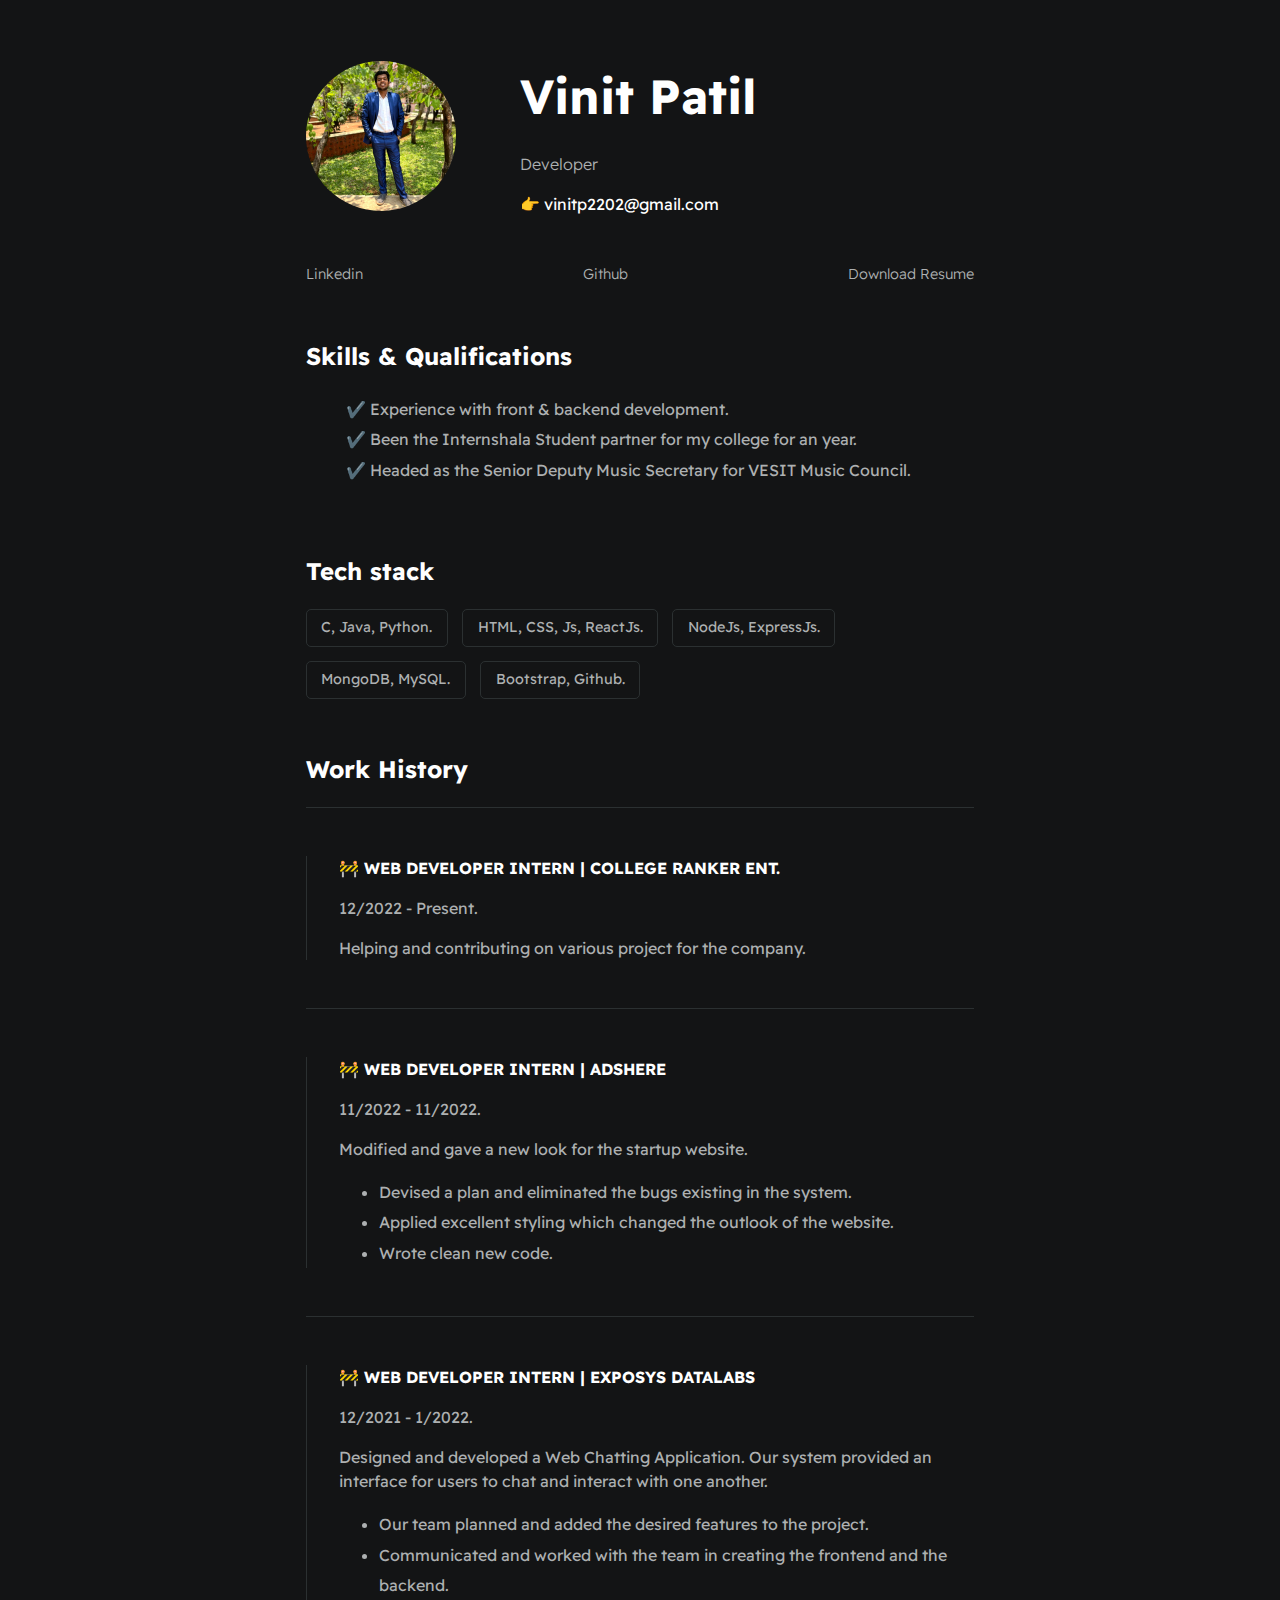
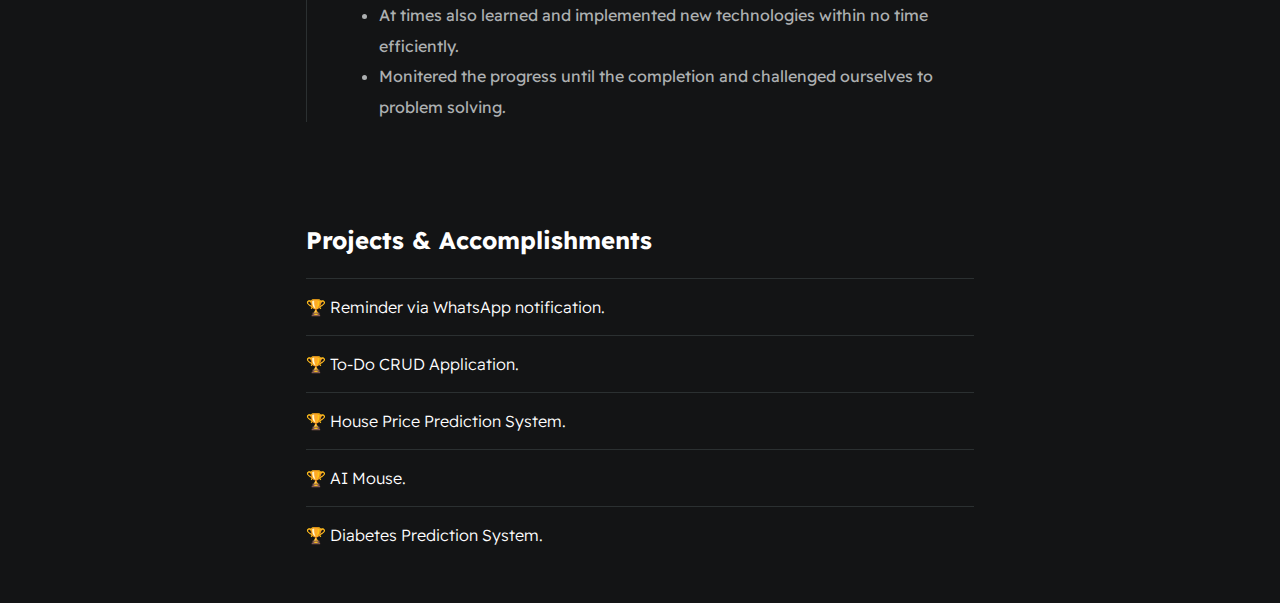
<file: index.html>
<!DOCTYPE html>
<html>
    <head>
        <meta charset="utf-8">
        <meta http-equiv="X-UA-Compatible" content="IE=edge">
        <title>Vinit Patil</title>
        <meta name="description" content="">
        <meta name="viewport" content="width=device-width, initial-scale=1">
        <link rel="stylesheet" href="./styles/main.css">
    </head>
    <body>
        <div id="container--main">

            <section id="wrapper--hero" class="section--page">
                <img id="profile-pic" src="./assets/images/profile_pic.JPG">

                <div>
                    <h1 id="user-name">Vinit Patil</h1>
                    <p id="bio">Developer</p>
                    <p id="email">👉 vinitp2202@gmail.com</p>
                </div>  
            </section>

            <section class="section--page">
        
                <div id="socials--list">
                    <a href="https://www.linkedin.com/in/vinit-patil-354755204/" target="_blank">Linkedin</a>
                    <a href="https://github.com/vinitxd02" target="_blank">Github</a>
                    <a href="./assets/resume.pdf" target="_blank">Download Resume</a>
                </div>
            </section>

            <section class="section--page">
                <h2>Skills & Qualifications</h2>
                <ul id="qualifications--list">
                    <li>✔️ Experience with front & backend development.</li>
                    <li>✔️ Been the Internshala Student partner for my college for an year.</li>
                    <li>✔️ Headed as the Senior Deputy Music Secretary for VESIT Music Council.</li>
                </ul>
            </section>

            <section class="section--page">
                <h2>Tech stack</h2>

                <div id="wrapper--techstack__items">
                    <div class="card--techstack"><span>C, Java, Python.</span></div>
                    <div class="card--techstack"><span>HTML, CSS, Js, ReactJs.</span></div>
                    <div class="card--techstack"><span>NodeJs, ExpressJs.</span></div>
                    <div class="card--techstack"><span>MongoDB, MySQL.</span></div>
                    <div class="card--techstack"><span>Bootstrap, Github.</span></div>
                </div>
            </section>

            <section id="work-history-wrapper" class="section--page">
                <h2>Work History</h2>

                <div class="line-break"></div>
                <div class="card--work-history">
                    <strong>🚧 WEB DEVELOPER INTERN | COLLEGE RANKER ENT.</strong>
                    <p>12/2022 - Present.</p>
                    <p>Helping and contributing on various project for the company.</p>
                </div>

                <div class="line-break"></div>

                <div class="card--work-history">
                    <strong>🚧 WEB DEVELOPER INTERN | ADSHERE</strong>
                    <p>11/2022 - 11/2022.</p>
                    <p>Modified and gave a new look for the startup website.</p>
                    <ul>
                        <li>Devised a plan and eliminated the bugs existing in the system.</li>
                        <li>Applied excellent styling which changed the outlook of the website.</li>
                        <li>Wrote clean new code.</li>
                    </ul>
                </div>

                <div class="line-break"></div>

                <div class="card--work-history">
                    <strong>🚧 WEB DEVELOPER INTERN | EXPOSYS DATALABS</strong>
                    <p>12/2021 - 1/2022.</p>
                    <p>Designed and developed a Web Chatting Application. Our system
                        provided an interface for users to chat and
                        interact with one another.</p>
                    <ul>
                        <li>Our team planned and added the desired features to the project.</li>
                        <li>Communicated and worked with the team in creating the frontend and the backend.</li>
                        <li>At times also learned and implemented new technologies within no time efficiently.</li>
                        <li>Monitered the progress until the completion and challenged ourselves to problem solving.</li>
                    </ul>
                </div>

            </section>

            <section class="section--page">
                <h2>Projects & Accomplishments</h2>

                <div class="card--project">
                    <a href="project1.html"><span>🏆 </span>Reminder via WhatsApp notification.</a>
                </div>

                <div class="card--project">
                    <a href="project2.html" ><span>🏆 </span>To-Do CRUD Application.</a>
                </div>

                <div class="card--project">
                    <a href="project3.html" ><span>🏆 </span>House Price Prediction System.</a>
                </div>

                <div class="card--project">
                    <a href="project4.html"><span>🏆 </span>AI Mouse.</a>
                </div>

                <div class="card--project">
                    <a href="project5.html"><span>🏆 </span>Diabetes Prediction System.</a>
                </div>

            </section>

       
        </div>

    </body>
</html>
</file>
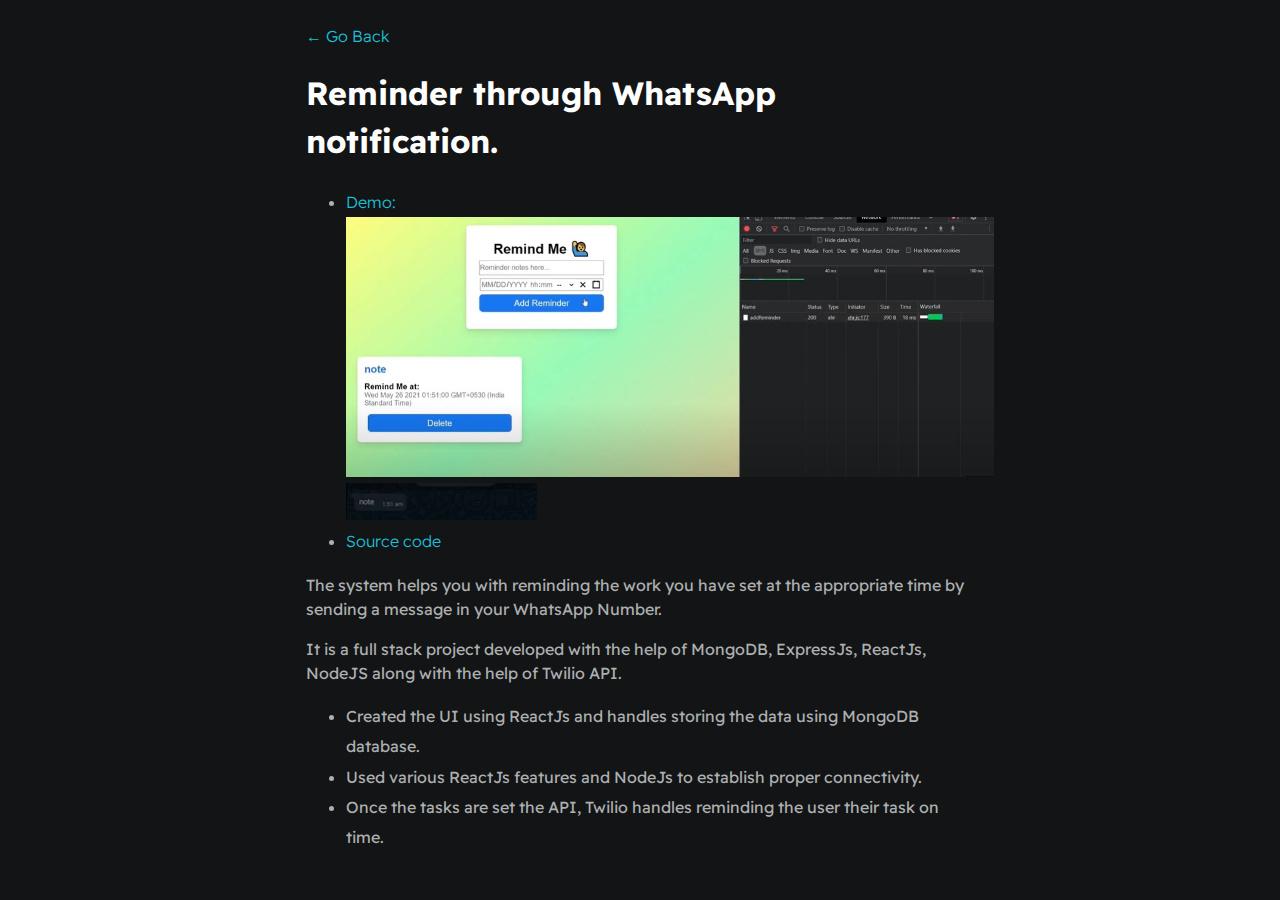
<file: project1.html>
<!DOCTYPE html>
<html>
    <head>
        <meta charset="utf-8">
        <meta http-equiv="X-UA-Compatible" content="IE=edge">
        <title>Vinit Patil</title>
        <meta name="description" content="">
        <meta name="viewport" content="width=device-width, initial-scale=1">
        <link rel="stylesheet" href="./styles/main.css">
    </head>
    <body>
        <div id="container--main">
            <a href="index.html">&#x2190; Go Back</a>
            <h1>Reminder through WhatsApp notification.</h1>

            <ul>
                <li><a>Demo: </a></li>
                <img id="diabetes" src="./assets/images/reminder.jpg" >
                <img id="reminderoutputoutput" src="./assets/images/reminderoutput.jpg" >
                <li><a href="https://github.com/vinitxd02/reminderapp-frontend">Source code</a></li>
            </ul>
            <p> The system helps you with reminding the work you have set at the appropriate time by sending a message in your WhatsApp Number.</p>
            <p> It is a full stack project developed with the help of MongoDB, ExpressJs, ReactJs, NodeJS along with the help of Twilio API.</p>
            <ul>
                <li>Created the UI using ReactJs and handles storing the data using MongoDB database.</li>
                <li>Used various ReactJs features and NodeJs to establish proper connectivity.</li>
                <li>Once the tasks are set the API, Twilio handles reminding the user their task on time.</li>
            </ul>
        </div>
    </body>
</html>
</file>
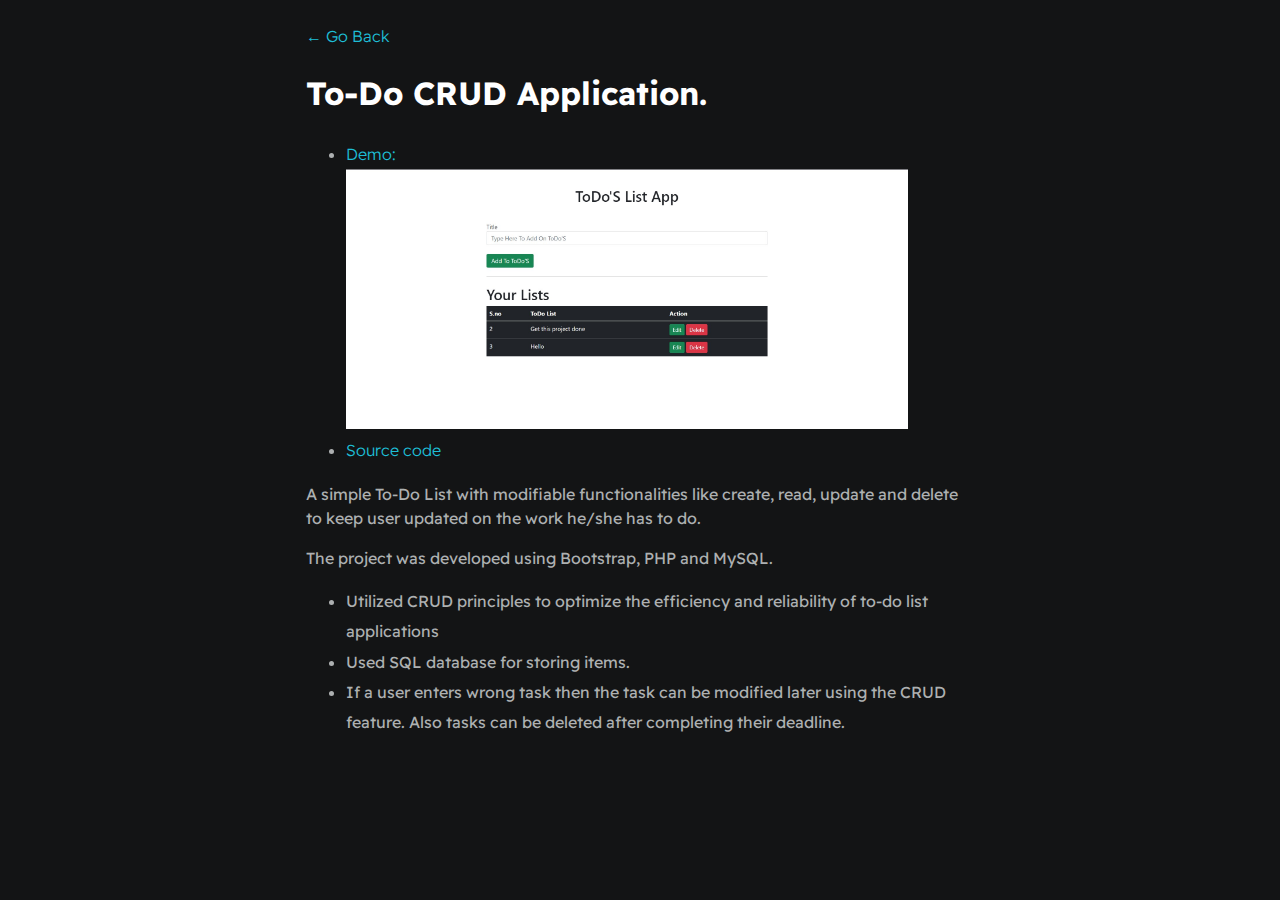
<file: project2.html>
<!DOCTYPE html>
<html>
    <head>
        <meta charset="utf-8">
        <meta http-equiv="X-UA-Compatible" content="IE=edge">
        <title>Vinit Patil</title>
        <meta name="description" content="">
        <meta name="viewport" content="width=device-width, initial-scale=1">
        <link rel="stylesheet" href="./styles/main.css">
    </head>
    <body>
        <div id="container--main">
            <a href="index.html">&#x2190; Go Back</a>
            <h1>To-Do CRUD Application.</h1>

            <ul>
                <li><a>Demo: </a></li>
                <img id="diabetes" src="./assets/images/todos.jpg" >
                <li><a href="https://github.com/vinitxd02/ToDo-List">Source code</a></li>
            </ul>
            <p>A simple To-Do List with modifiable functionalities like create, read, update and delete to keep user updated on the work he/she has to do.</p>
            <p>The project was developed using Bootstrap, PHP and MySQL.</p>
            <ul>
                <li>Utilized CRUD principles to optimize the efficiency and reliability of to-do list applications</li>
                <li>Used SQL database for storing items.</li>
                <li>If a user enters wrong task then the task can be modified later using the CRUD feature. Also tasks can be deleted after completing their deadline.</li>
            </ul>
        </div>
    </body>
</html>
</file>
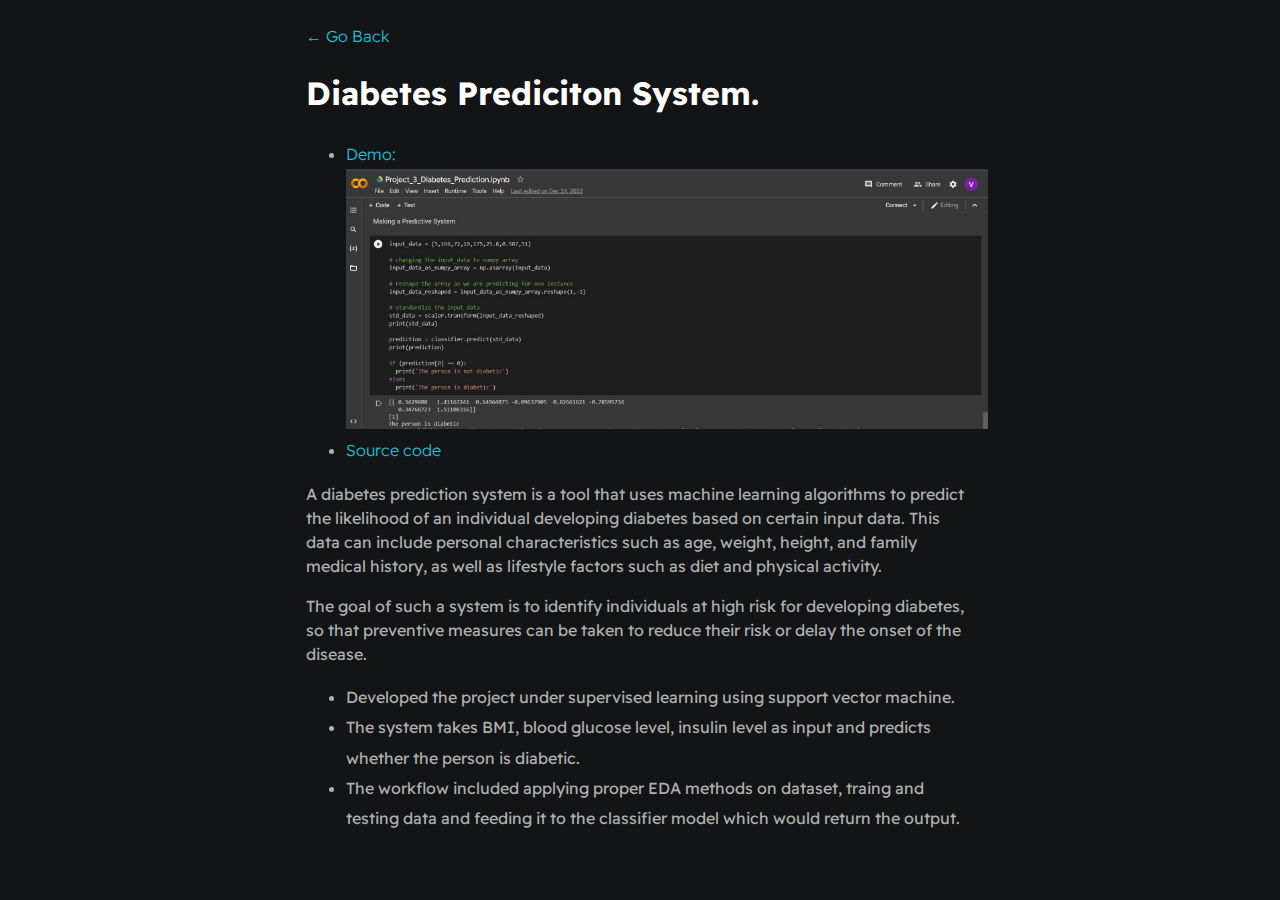
<file: project5.html>
<!DOCTYPE html>
<html>
    <head>
        <meta charset="utf-8">
        <meta http-equiv="X-UA-Compatible" content="IE=edge">
        <title>Vinit Patil</title>
        <meta name="description" content="">
        <meta name="viewport" content="width=device-width, initial-scale=1">
        <link rel="stylesheet" href="./styles/main.css">
    </head>
    <body>
        <div id="container--main">
            <a href="index.html">&#x2190; Go Back</a>
            <h1>Diabetes Prediciton System.</h1>

            <ul>
                <li><a>Demo: </a></li>
                <img id="diabetes" src="./assets/images/diabetes.jpg" >
                <li><a href="https://github.com/vinitxd02/diabetesprediction">Source code</a></li>
            </ul>
            <p>A diabetes prediction system is a tool that uses machine learning algorithms to predict the likelihood of an individual developing diabetes based on certain input data. This data can include personal characteristics such as age, weight, height, and family medical history, as well as lifestyle factors such as diet and physical activity.</p>
            <p> The goal of such a system is to identify individuals at high risk for developing diabetes, so that preventive measures can be taken to reduce their risk or delay the onset of the disease.</p>
            <ul>
                <li>Developed the project under supervised learning using support vector machine.</li>
                <li>The system takes BMI, blood glucose level, insulin level as input and predicts whether the person is diabetic. </li>
                <li>The workflow included applying proper EDA methods on dataset, traing and testing data and feeding it to the classifier model which would
                    return the output.
                </li>
            </ul>
        </div>
    </body>
</html>
</file>
<file: styles/main.css>
@import url('https://fonts.googleapis.com/css2?family=Readex+Pro:wght@300;400;500;600;700&display=swap');

:root{
    --mainTextColor-light:#000;
    --secondaryTextColor-light:rgb(51 51 51);
    --mainLinkColor-light:#0da2b8;
    --mainBorderColor-light:rgb(218, 218, 218);
    --mainBgColor-light:rgb(249, 250,251);

    --mainTextColor-dark:#fff;
    --secondaryTextColor-dark:#adb0b1;
    --mainLinkColor-dark:rgb(30, 190,214);
    --mainBorderColor-dark:#2b3031;
    --mainBgColor-dark:#131415;
    
    --mainTextColor:var(--mainTextColor-dark);
    --secondaryTextColor:var(--secondaryTextColor-dark);
    --mainLinkColor:var(--mainLinkColor-dark);
    --mainBorderColor:var(--mainBorderColor-dark);
    --mainBgColor:var(--mainBgColor-dark);

}


*{
    font-family: 'Readex Pro';
    line-height: 1.5em;
    box-sizing: border-box;
    color: var(--mainTextColor);
    
}

body{
    background-color: var(--mainBgColor);            
}

p, span, li{
    color: var(--secondaryTextColor);
    font-size: 1em;
}

a{
    text-decoration: none;
    color: var(--mainLinkColor);
    font-weight: 500;
}

li{
    line-height: 1.9em;
}

#container--main{
    max-width: 700px;
    margin: 0 auto;
    padding: 1em;
}

.section--page{
    padding-top: 1em;
    padding-bottom: 1em;
}

#wrapper--hero{
    display: flex;
    align-items: center;
    gap: 4em;
}

#bio, a{
    font-weight: 300;
}

#user-name{
    font-size: 48px;
    line-height: 1em;
}

#profile-pic{
    width: 150px;
    height: 150px;
    object-fit: cover;
    border-radius: 50%;
}

#diabetes{
    height: 260px;;
}
 #reminderoutput{
    height: 10px;
 }
#email{
    color: var(--mainTextColor);
}

#socials--list{
    display: flex;
    justify-content: space-between;
    column-gap: 1em;
    flex-wrap: wrap;
}

#socials--list a{
    font-weight: 300;
    color: var(--secondaryTextColor);
    font-size: 0.9em;
    transition: 0.3s;
}

#socials--list a:hover{
    font-weight: 100;
    color: var(--mainLinkColor);
    font-size: 0.9em;
}

#qualifications--list{
    list-style: none;
}

#wrapper--techstack__items{
    display: flex;
    flex-wrap: wrap;
    gap: 1em;
    font-size: 0.9em;
}

.card--techstack{
    border: 1px solid var(--mainBorderColor);
    border-radius: 5px;
    padding: 0.5em 1em;
    align-items: center;
}

.card--project{
    padding-top: 1em;
    padding-bottom: 1em;
    border-top: 1px solid var(--mainBorderColor);
}

.card--project a{
    color: var(--mainTextColor);

    transition: 0.3s;
}

.card--project a:hover{
    color: rgb(30, 190,214);

}

.card--work-history{
    border-left: 1px solid var(--mainBorderColor);
    margin-top: 3em;
    margin-bottom: 3em;
    padding-left: 2em;
}

.line-break{
    background-color: var(--mainBorderColor);
    height: 1px;
}


@media(max-width:600px){

    .section--page{
        padding-top: 1em;
        padding-bottom: 1em;
    }

    #wrapper--hero{
        display: flex;
        align-items: center;
        gap: 1em;
    }

    #profile-pic{
        width: 200px;
        height: 200px;
    }

    #wrapper--hero{
        flex-direction: column;
    }

    .card--work-history{
        border-left: none;
        padding-left: 0;
    }
}
</file>
